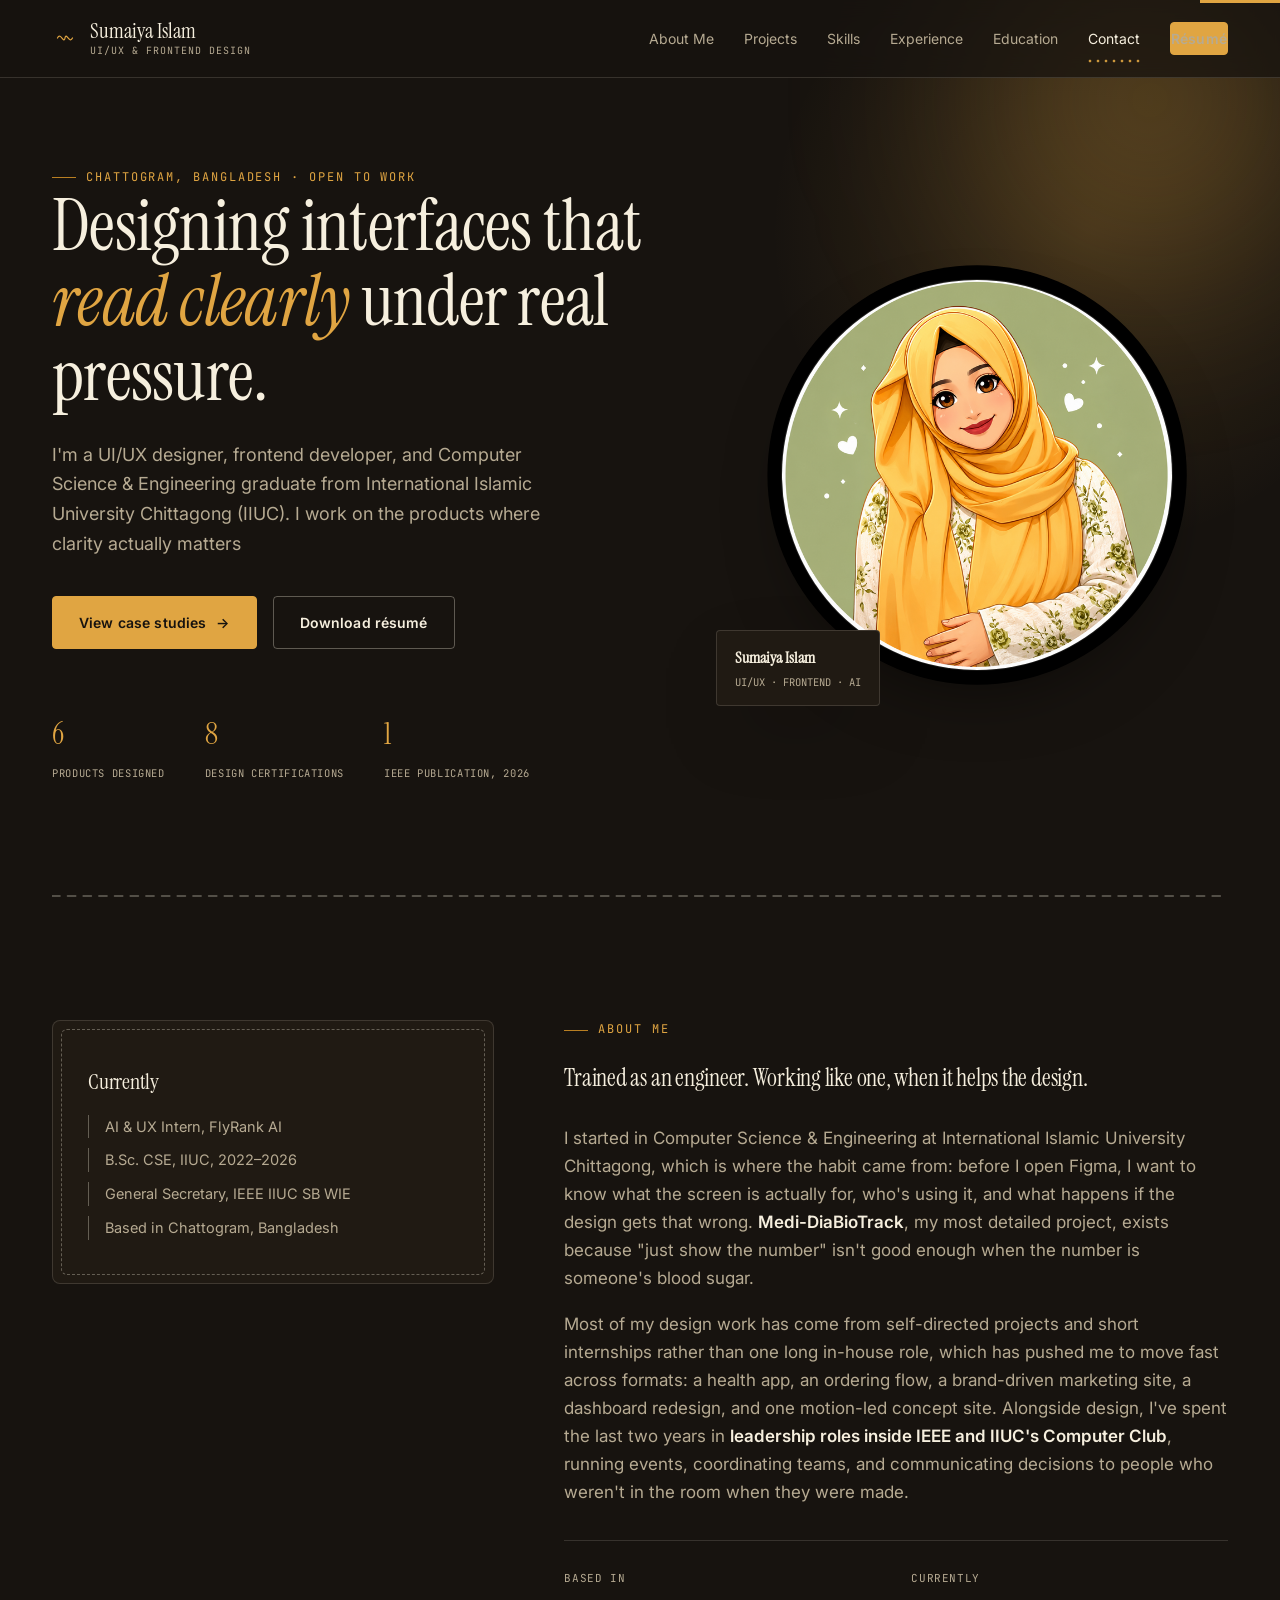
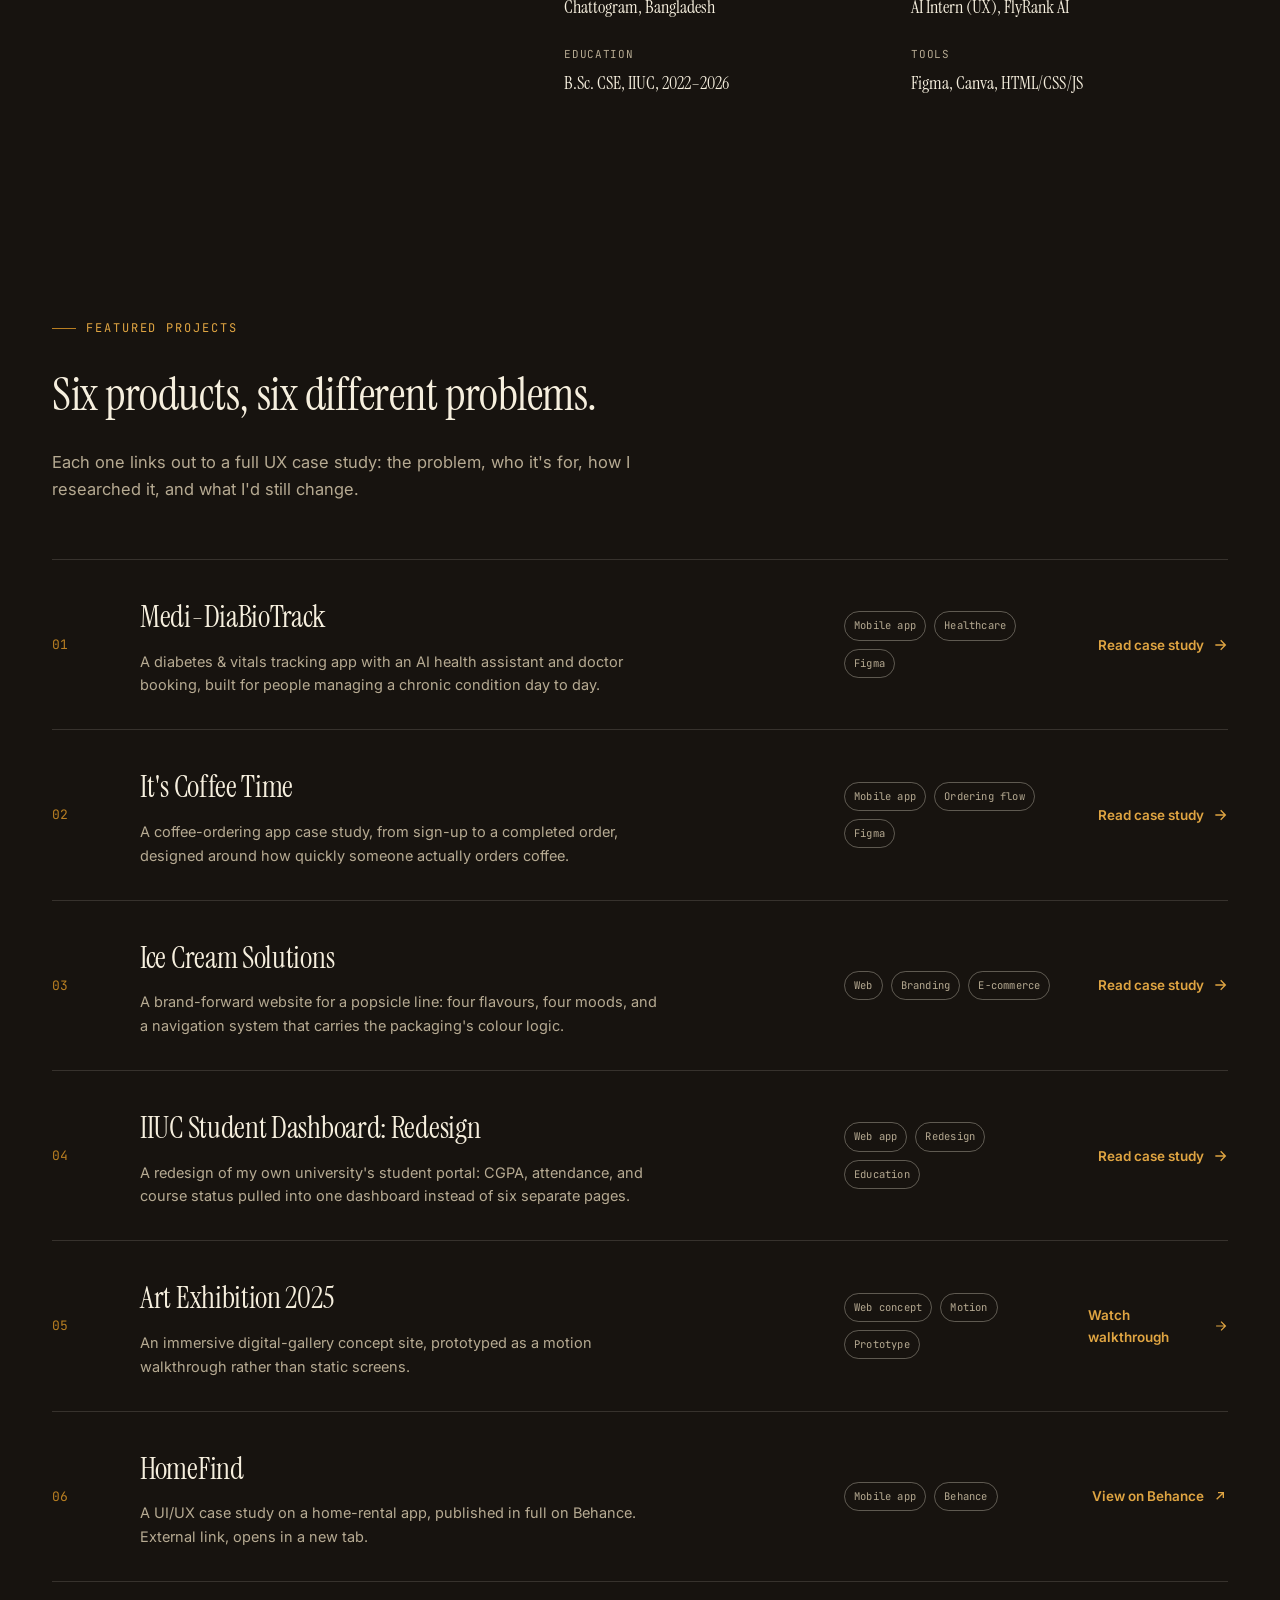
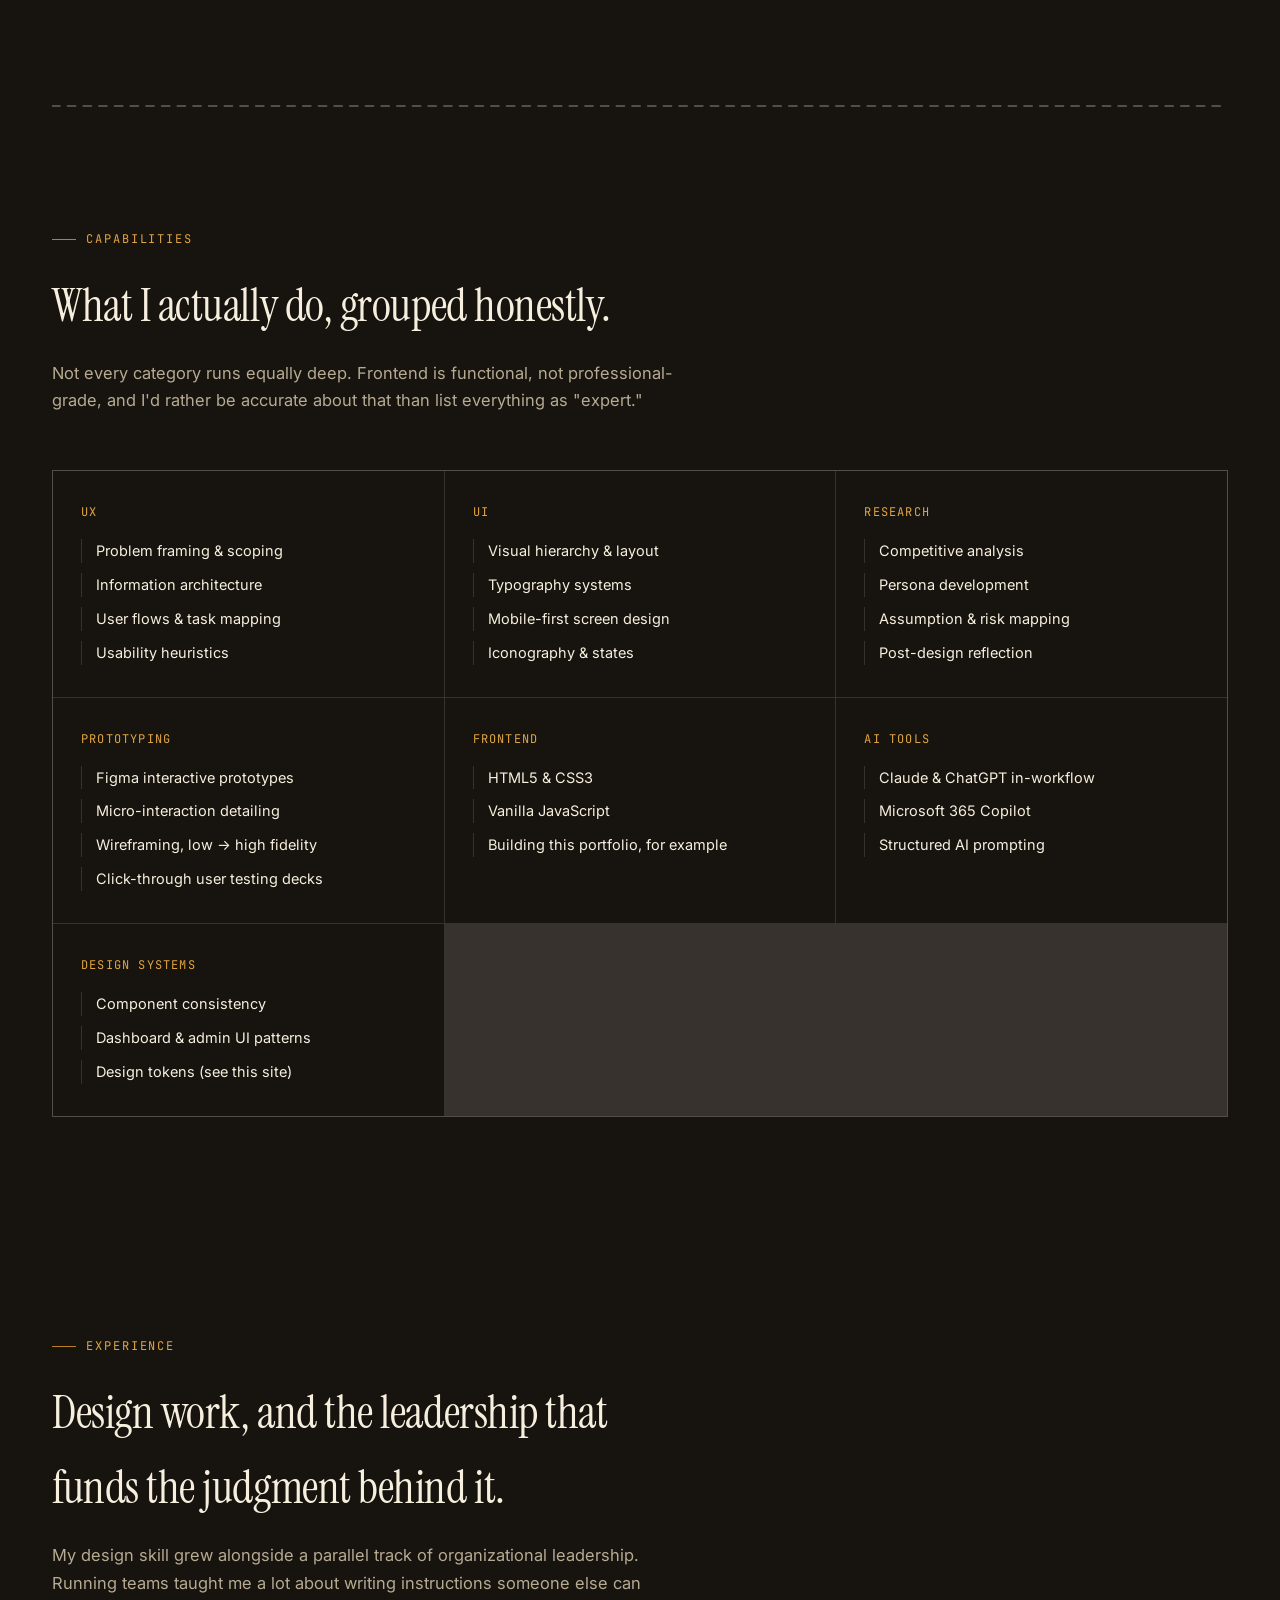
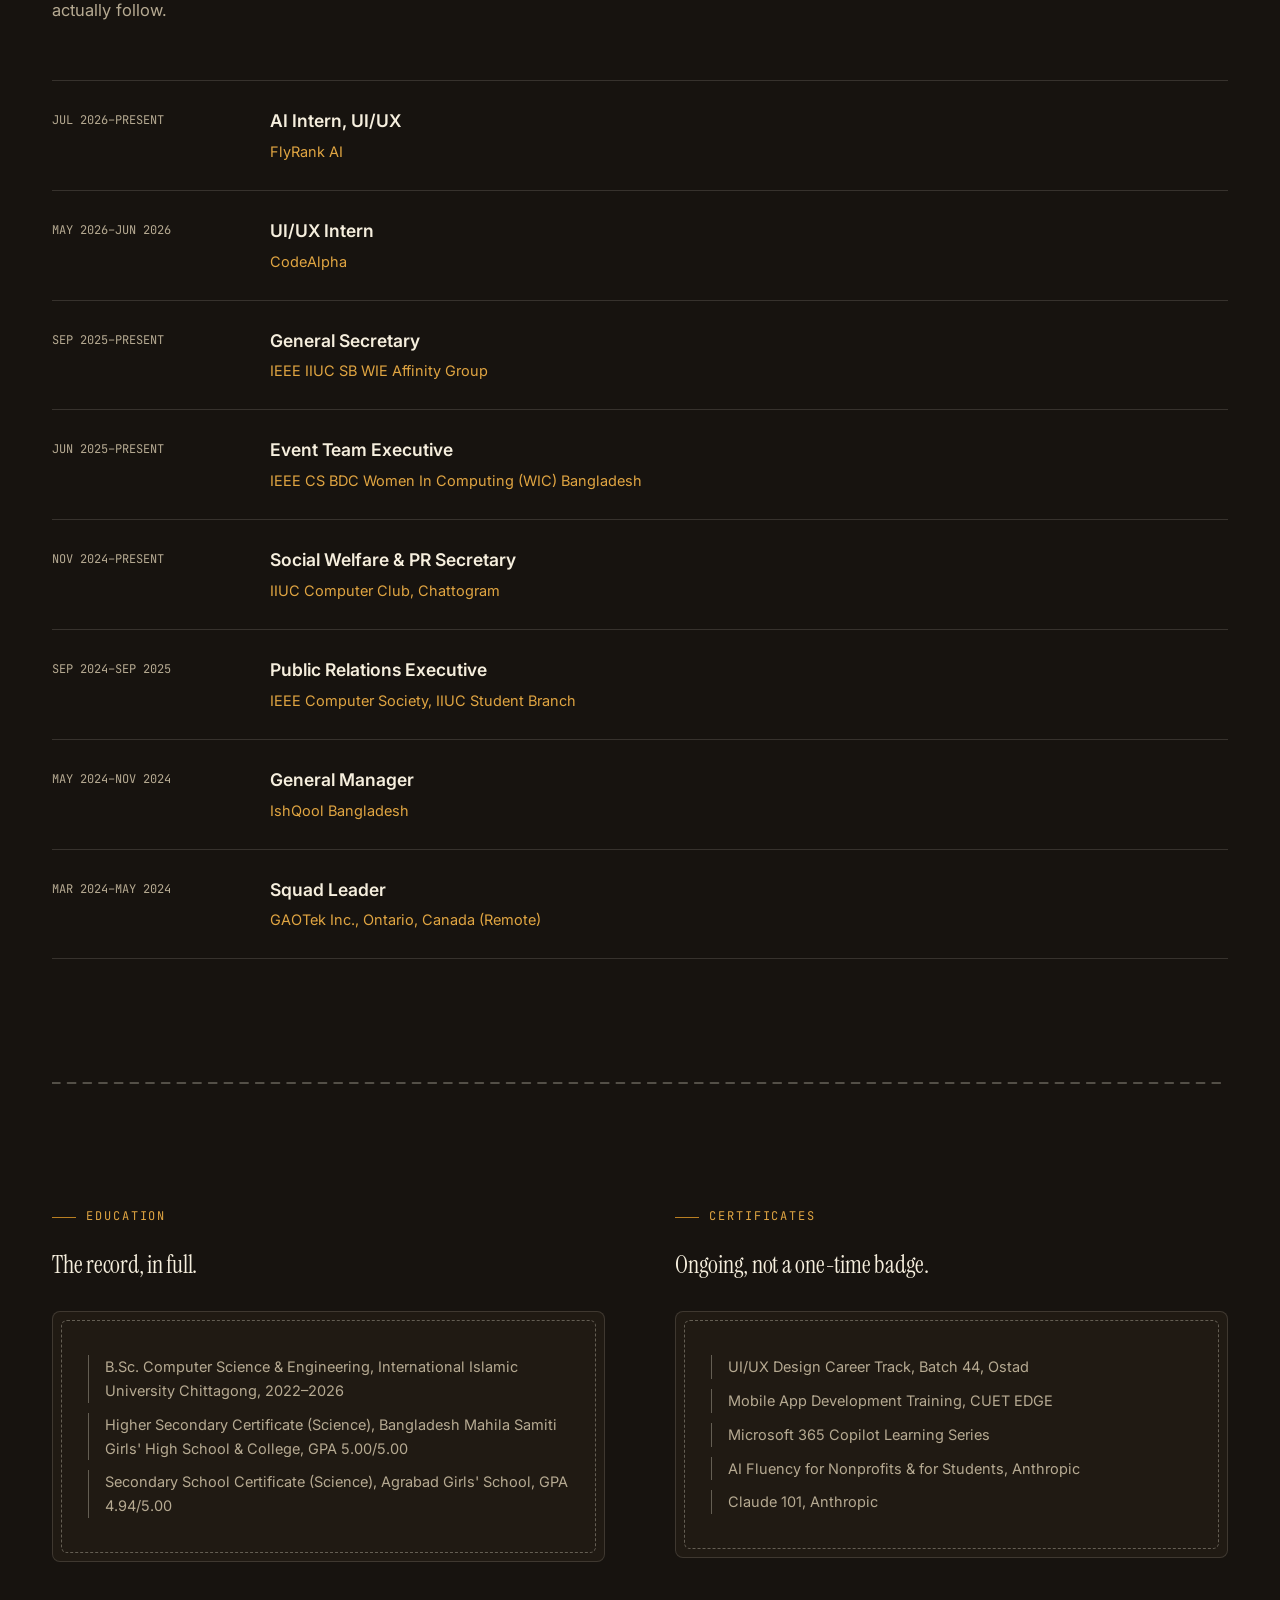
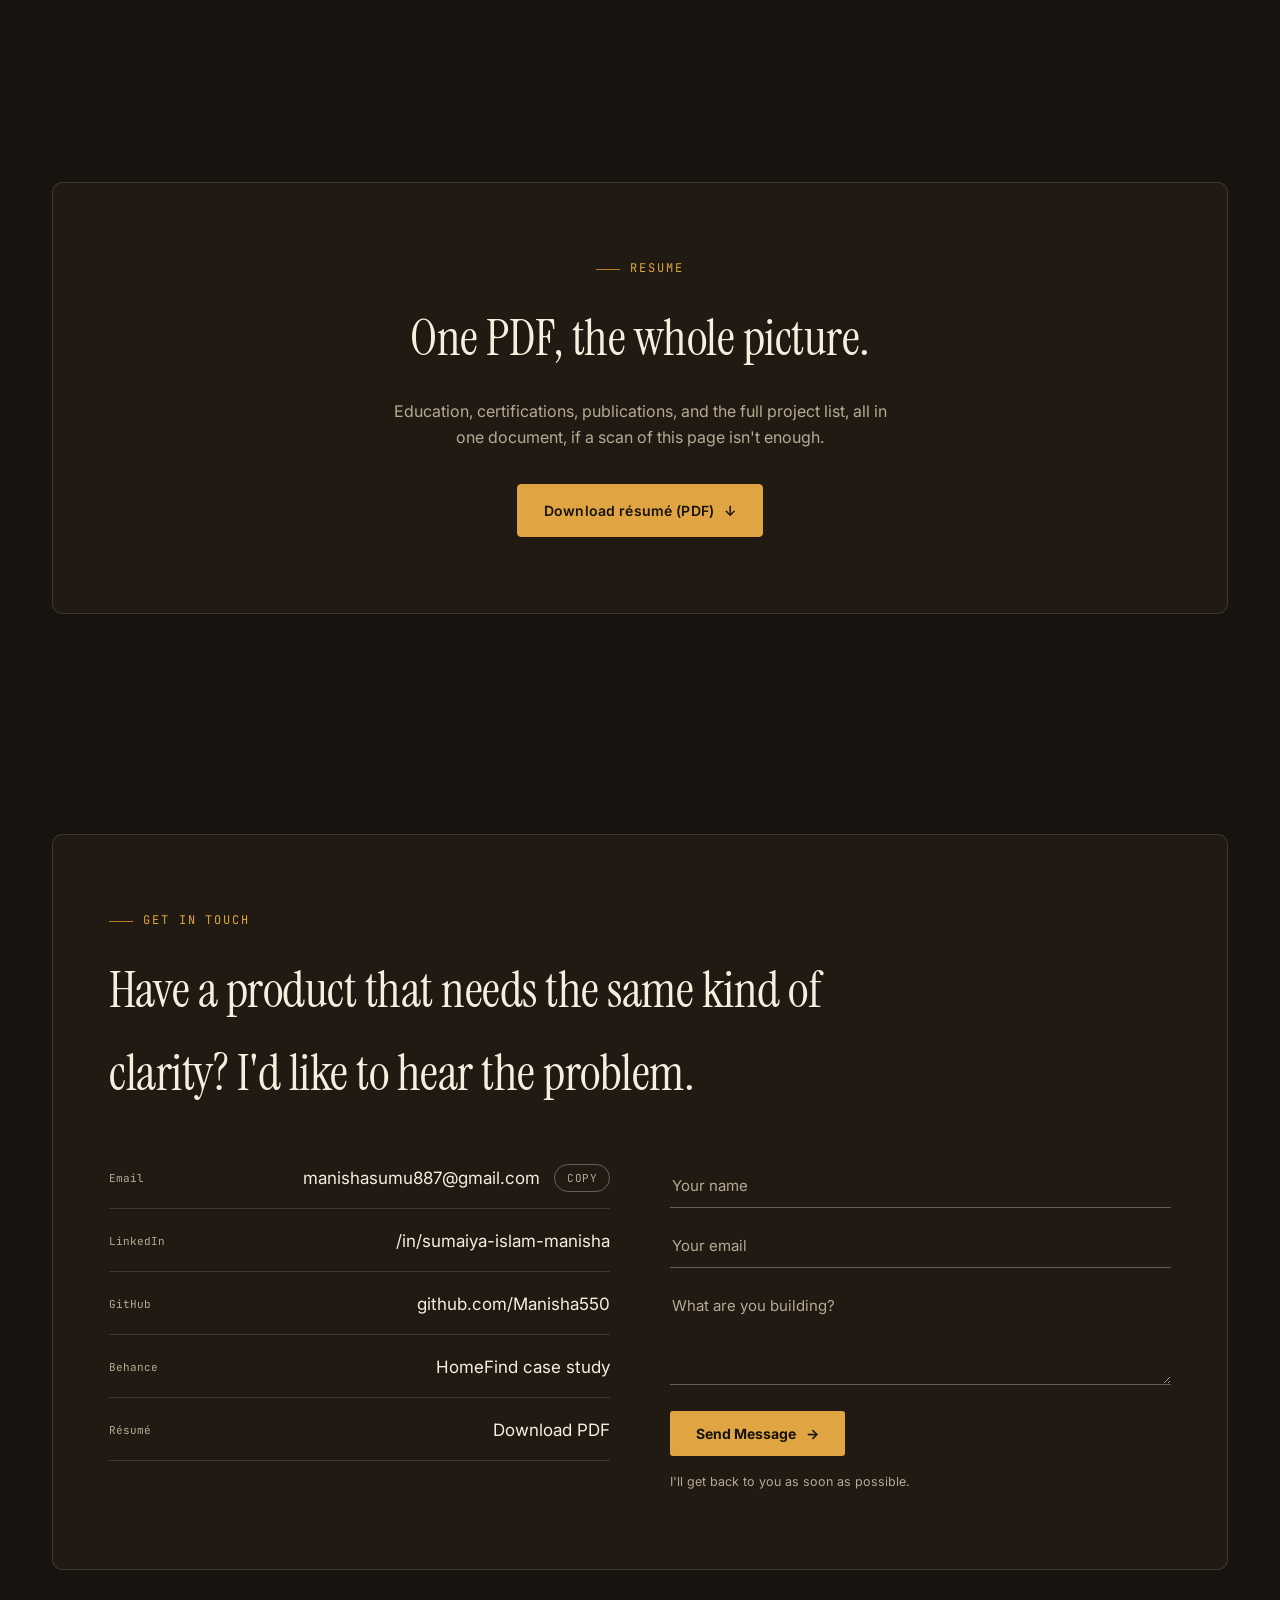
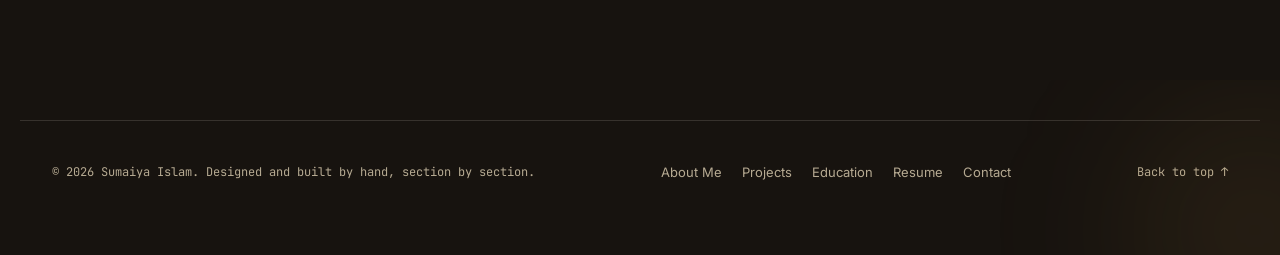
<file: index.html>
<!DOCTYPE html>
<html lang="en">
<!DOCTYPE html>
<html lang="en">
<head>

    <meta charset="UTF-8">
    <meta name="viewport" content="width=device-width, initial-scale=1.0">

    <title>Sumaiya Islam | UI/UX Designer & Frontend Developer</title>

    <meta name="description"
          content="Sumaiya Islam is a UI/UX designer, frontend developer, and AI enthusiast from Chattogram, Bangladesh.">

    <!-- FAVICON -->
    <link rel="icon" type="image/x-icon" href="/favicon.ico">

    <!-- SOCIAL SHARE PREVIEW -->
    <meta property="og:title"
          content="Sumaiya Islam | UI/UX Designer & Frontend Developer">

    <meta property="og:description"
          content="UI/UX design, frontend development, and product design case studies by Sumaiya Islam.">

    
         <meta property="og:image"
      content="https://sumanisha-portfolio.netlify.app/assets/preview.jpg">

    <meta property="og:url"
          content="https://sumanisha-portfolio.netlify.app/">

    <meta property="og:type"
          content="website">

    <meta property="og:site_name"
          content="Sumaiya Islam Portfolio">

    <!-- TWITTER / X -->
    <meta name="twitter:card" content="summary_large_image">
    <meta name="twitter:title"
          content="Sumaiya Islam | UI/UX Designer & Frontend Developer">
    <meta name="twitter:description"
          content="UI/UX design, frontend development, and product design case studies by Sumaiya Islam.">
    <meta name="twitter:image"
          content="https://sumanisha-portfolio.netlify.app/preview.jpg">

    <link rel="stylesheet" href="style.css">

</head>
<body>

<!-- ================================================================
     RUNNING-STITCH SCROLL PROGRESS
     A dashed thread that fills in as you scroll the page — the
     site's signature motif, echoing Nakshi-Kantha embroidery.
     ================================================================ -->
<div id="stitch-progress" aria-hidden="true" style="position:fixed;top:0;left:0;right:0;height:3px;z-index:999;pointer-events:none;">
  <svg viewBox="0 0 1200 6" preserveAspectRatio="none" style="width:100%;height:100%;">
    <path id="stitch-path" d="M0,3 L1200,3" stroke="#E0A542" stroke-width="3" stroke-dasharray="6 8" fill="none" vector-effect="non-scaling-stroke"/>
  </svg>
</div>

<!-- ================================================================
     NAVIGATION
     ================================================================ -->
<header class="site-nav">
  <div class="nav-inner">
    <a href="#top" class="brand">
      <svg class="brand-mark" viewBox="0 0 32 32" aria-hidden="true">
        <path d="M4,16 C9,6 14,26 16,16 C18,6 23,26 28,16" />
      </svg>
      <span class="brand-text">Sumaiya Islam<small>UI/UX &amp; FRONTEND DESIGN</small></span>
    </a>
    <nav class="links">
      <span class="nav-indicator" aria-hidden="true"></span>
      <a href="#about">About Me</a>
      <a href="#work">Projects</a>
      <a href="#skills">Skills</a>
      <a href="#experience">Experience</a>
      <a href="#education">Education</a>
      <a href="#contact">Contact</a>
      <a href="assets/resume/sumaiya-islam-cv.pdf" class="btn btn-magnetic" download>Résumé</a>
    </nav>
    <button class="menu-btn" aria-label="Open menu" aria-expanded="false"><span></span></button>
  </div>
</header>

<main id="top">

  <!-- ============================================================
       HERO
       Left: thesis statement. Right: the illustrated avatar inside
       an embroidery hoop — the page's signature moment.
       ============================================================ -->
  <section class="hero">
    <div class="hero-glow" aria-hidden="true"></div>
    <div class="wrap hero-grid">

      <div class="reveal in">
        <div class="eyebrow">CHATTOGRAM, BANGLADESH &middot; OPEN TO WORK</div>
        <h1>Designing interfaces that <em>read clearly</em> under real pressure.</h1>
        <p class="lede">I'm a UI/UX designer, frontend developer, and Computer Science &amp; Engineering graduate from International Islamic University Chittagong (IIUC). I work on the products where clarity actually matters</p>
        <div class="hero-cta">
          <a href="#work" class="btn btn-magnetic">View case studies <span class="btn-arrow">→</span></a>
          <a href="assets/resume/sumaiya-islam-cv.pdf" class="btn btn-ghost" download>Download résumé</a>
        </div>
        <div class="hero-meta">
          <div><strong data-count-to="6">0</strong><span>Products designed</span></div>
          <div><strong data-count-to="8">0</strong><span>Design certifications</span></div>
          <div><strong data-count-to="1">0</strong><span>IEEE publication, 2026</span></div>
        </div>
      </div>

      <!-- ---------- embroidery-hoop avatar ---------- -->
      <div class="reveal in hoop-wrap">
        <svg class="hoop-ring" viewBox="0 0 440 440" aria-hidden="true">
          <circle cx="220" cy="220" r="205"/>
        </svg>

        <div class="avatar-stage">
          <img class="avatar-photo" src="assets/images/avatar-illustration.png" alt="Illustrated portrait of Sumaiya, in a marigold hijab and a floral dress" loading="eager" fetchpriority="high">
        </div>

        <div class="hoop-tag">
          <strong>Sumaiya Islam</strong>
          <span>UI/UX · FRONTEND · AI</span>
        </div>
      </div>

    </div>
  </section>

  <svg class="stitch-divider stitch-draw wrap" viewBox="0 0 1200 28" preserveAspectRatio="none"><path d="M0,14 L1200,14"/></svg>

  <!-- ============================================================
       ABOUT
       ============================================================ -->
  <section id="about">
    <div class="wrap about-grid">

      <div class="reveal">
        <div class="thread-frame">
          <div class="thread-frame-inner">
            <h3>Currently</h3>
            <ul>
              <li>AI &amp; UX Intern, FlyRank AI</li>
              <li>B.Sc. CSE, IIUC, 2022–2026</li>
              <li>General Secretary, IEEE IIUC SB WIE</li>
              <li>Based in Chattogram, Bangladesh</li>
            </ul>
          </div>
        </div>
      </div>

      <div class="reveal about-copy">
        <div class="eyebrow">About Me</div>
        <h2 style="margin-top:18px; margin-bottom:26px;">Trained as an engineer. Working like one, when it helps the design.</h2>
        <p>I started in Computer Science &amp; Engineering at International Islamic University Chittagong, which is where the habit came from: before I open Figma, I want to know what the screen is actually for, who's using it, and what happens if the design gets that wrong. <strong>Medi-DiaBioTrack</strong>, my most detailed project, exists because "just show the number" isn't good enough when the number is someone's blood sugar.</p>
        <p>Most of my design work has come from self-directed projects and short internships rather than one long in-house role, which has pushed me to move fast across formats: a health app, an ordering flow, a brand-driven marketing site, a dashboard redesign, and one motion-led concept site. Alongside design, I've spent the last two years in <strong>leadership roles inside IEEE and IIUC's Computer Club</strong>, running events, coordinating teams, and communicating decisions to people who weren't in the room when they were made.</p>
        <div class="about-facts">
          <div><span>Based in</span><strong>Chattogram, Bangladesh</strong></div>
          <div><span>Currently</span><strong>AI Intern (UX), FlyRank AI</strong></div>
          <div><span>Education</span><strong>B.Sc. CSE, IIUC, 2022–2026</strong></div>
          <div><span>Tools</span><strong>Figma, Canva, HTML/CSS/JS</strong></div>
        </div>
      </div>

    </div>
  </section>

  <!-- ============================================================
       SELECTED WORK
       ============================================================ -->
  <section id="work">
    <div class="wrap">
      <div class="section-head reveal">
        <div class="eyebrow">Featured Projects</div>
        <h2>Six products, six different problems.</h2>
        <p>Each one links out to a full UX case study: the problem, who it's for, how I researched it, and what I'd still change.</p>
      </div>

      <div class="project-list">

        <div class="project-row reveal">
          <a class="row-link" href="projects/medi-diabiotrack.html" aria-label="Open Medi-DiaBioTrack case study"></a>
          <span class="idx mono">01</span>
          <div class="title-block">
            <h3>Medi-DiaBioTrack</h3>
            <p>A diabetes &amp; vitals tracking app with an AI health assistant and doctor booking, built for people managing a chronic condition day to day.</p>
          </div>
          <div class="tags"><span>Mobile app</span><span>Healthcare</span><span>Figma</span></div>
          <div class="go">Read case study <svg width="16" height="16" viewBox="0 0 24 24" fill="none" stroke="currentColor" stroke-width="2"><path d="M5 12h14M13 5l7 7-7 7"/></svg></div>
        </div>

        <div class="project-row reveal">
          <a class="row-link" href="projects/coffee-time.html" aria-label="Open It's Coffee Time case study"></a>
          <span class="idx mono">02</span>
          <div class="title-block">
            <h3>It's Coffee Time</h3>
            <p>A coffee-ordering app case study, from sign-up to a completed order, designed around how quickly someone actually orders coffee.</p>
          </div>
          <div class="tags"><span>Mobile app</span><span>Ordering flow</span><span>Figma</span></div>
          <div class="go">Read case study <svg width="16" height="16" viewBox="0 0 24 24" fill="none" stroke="currentColor" stroke-width="2"><path d="M5 12h14M13 5l7 7-7 7"/></svg></div>
        </div>

        <div class="project-row reveal">
          <a class="row-link" href="projects/icecream-solutions.html" aria-label="Open Ice Cream Solutions case study"></a>
          <span class="idx mono">03</span>
          <div class="title-block">
            <h3>Ice Cream Solutions</h3>
            <p>A brand-forward website for a popsicle line: four flavours, four moods, and a navigation system that carries the packaging's colour logic.</p>
          </div>
          <div class="tags"><span>Web</span><span>Branding</span><span>E-commerce</span></div>
          <div class="go">Read case study <svg width="16" height="16" viewBox="0 0 24 24" fill="none" stroke="currentColor" stroke-width="2"><path d="M5 12h14M13 5l7 7-7 7"/></svg></div>
        </div>

        <div class="project-row reveal">
          <a class="row-link" href="projects/student-dashboard.html" aria-label="Open IIUC Student Dashboard redesign case study"></a>
          <span class="idx mono">04</span>
          <div class="title-block">
            <h3>IIUC Student Dashboard: Redesign</h3>
            <p>A redesign of my own university's student portal: CGPA, attendance, and course status pulled into one dashboard instead of six separate pages.</p>
          </div>
          <div class="tags"><span>Web app</span><span>Redesign</span><span>Education</span></div>
          <div class="go">Read case study <svg width="16" height="16" viewBox="0 0 24 24" fill="none" stroke="currentColor" stroke-width="2"><path d="M5 12h14M13 5l7 7-7 7"/></svg></div>
        </div>

        <div class="project-row reveal">
          <a class="row-link" href="projects/art-exhibition.html" aria-label="Open Art Exhibition 2025 case study"></a>
          <span class="idx mono">05</span>
          <div class="title-block">
            <h3>Art Exhibition 2025</h3>
            <p>An immersive digital-gallery concept site, prototyped as a motion walkthrough rather than static screens.</p>
          </div>
          <div class="tags"><span>Web concept</span><span>Motion</span><span>Prototype</span></div>
          <div class="go">Watch walkthrough <svg width="16" height="16" viewBox="0 0 24 24" fill="none" stroke="currentColor" stroke-width="2"><path d="M5 12h14M13 5l7 7-7 7"/></svg></div>
        </div>

        <div class="project-row reveal">
          <a class="row-link" href="https://www.behance.net/gallery/236787007/HomeFind-UIUX-Case-Study-on-Home-Rental-App" target="_blank" rel="noopener" aria-label="Open HomeFind case study on Behance"></a>
          <span class="idx mono">06</span>
          <div class="title-block">
            <h3>HomeFind</h3>
            <p>A UI/UX case study on a home-rental app, published in full on Behance. External link, opens in a new tab.</p>
          </div>
          <div class="tags"><span>Mobile app</span><span>Behance</span></div>
          <div class="go">View on Behance <svg width="16" height="16" viewBox="0 0 24 24" fill="none" stroke="currentColor" stroke-width="2"><path d="M7 17L17 7M9 7h8v8"/></svg></div>
        </div>

      </div>
    </div>
  </section>

  <svg class="stitch-divider stitch-draw wrap" viewBox="0 0 1200 28" preserveAspectRatio="none"><path d="M0,14 L1200,14"/></svg>

  <!-- ============================================================
       SKILLS
       ============================================================ -->
  <section id="skills">
    <div class="wrap">
      <div class="section-head reveal">
        <div class="eyebrow">Capabilities</div>
        <h2>What I actually do, grouped honestly.</h2>
        <p>Not every category runs equally deep. Frontend is functional, not professional-grade, and I'd rather be accurate about that than list everything as "expert."</p>
      </div>
      <div class="skills-grid reveal">
        <div class="skill-card">
          <h4>UX</h4>
          <ul>
            <li>Problem framing &amp; scoping</li>
            <li>Information architecture</li>
            <li>User flows &amp; task mapping</li>
            <li>Usability heuristics</li>
          </ul>
        </div>
        <div class="skill-card">
          <h4>UI</h4>
          <ul>
            <li>Visual hierarchy &amp; layout</li>
            <li>Typography systems</li>
            <li>Mobile-first screen design</li>
            <li>Iconography &amp; states</li>
          </ul>
        </div>
        <div class="skill-card">
          <h4>Research</h4>
          <ul>
            <li>Competitive analysis</li>
            <li>Persona development</li>
            <li>Assumption &amp; risk mapping</li>
            <li>Post-design reflection</li>
          </ul>
        </div>
        <div class="skill-card">
          <h4>Prototyping</h4>
          <ul>
            <li>Figma interactive prototypes</li>
            <li>Micro-interaction detailing</li>
            <li>Wireframing, low → high fidelity</li>
            <li>Click-through user testing decks</li>
          </ul>
        </div>
        <div class="skill-card">
          <h4>Frontend</h4>
          <ul>
            <li>HTML5 &amp; CSS3</li>
            <li>Vanilla JavaScript</li>
            <li>Building this portfolio, for example</li>
          </ul>
        </div>
        <div class="skill-card">
          <h4>AI tools</h4>
          <ul>
            <li>Claude &amp; ChatGPT in-workflow</li>
            <li>Microsoft 365 Copilot</li>
            <li>Structured AI prompting</li>
          </ul>
        </div>
        <div class="skill-card">
          <h4>Design systems</h4>
          <ul>
            <li>Component consistency</li>
            <li>Dashboard &amp; admin UI patterns</li>
            <li>Design tokens (see this site)</li>
          </ul>
        </div>
      </div>
    </div>
  </section>

  <!-- ============================================================
       EXPERIENCE
       ============================================================ -->
  <section id="experience">
    <div class="wrap">
      <div class="section-head reveal">
        <div class="eyebrow">Experience</div>
        <h2>Design work, and the leadership that funds the judgment behind it.</h2>
        <p>My design skill grew alongside a parallel track of organizational leadership. Running teams taught me a lot about writing instructions someone else can actually follow.</p>
      </div>
      <div class="timeline reveal">
        <div class="tl-row"><div class="when mono">JUL 2026–PRESENT</div><div><div class="role">AI Intern, UI/UX</div><div class="org">FlyRank AI</div></div></div>
        <div class="tl-row"><div class="when mono">MAY 2026–JUN 2026</div><div><div class="role">UI/UX Intern</div><div class="org">CodeAlpha</div></div></div>
        <div class="tl-row"><div class="when mono">SEP 2025–PRESENT</div><div><div class="role">General Secretary</div><div class="org">IEEE IIUC SB WIE Affinity Group</div></div></div>
        <div class="tl-row"><div class="when mono">JUN 2025–PRESENT</div><div><div class="role">Event Team Executive</div><div class="org">IEEE CS BDC Women In Computing (WIC) Bangladesh</div></div></div>
        <div class="tl-row"><div class="when mono">NOV 2024–PRESENT</div><div><div class="role">Social Welfare &amp; PR Secretary</div><div class="org">IIUC Computer Club, Chattogram</div></div></div>
        <div class="tl-row"><div class="when mono">SEP 2024–SEP 2025</div><div><div class="role">Public Relations Executive</div><div class="org">IEEE Computer Society, IIUC Student Branch</div></div></div>
        <div class="tl-row"><div class="when mono">MAY 2024–NOV 2024</div><div><div class="role">General Manager</div><div class="org">IshQool Bangladesh</div></div></div>
        <div class="tl-row"><div class="when mono">MAR 2024–MAY 2024</div><div><div class="role">Squad Leader</div><div class="org">GAOTek Inc., Ontario, Canada (Remote)</div></div></div>
      </div>
    </div>
  </section>

  <svg class="stitch-divider stitch-draw wrap" viewBox="0 0 1200 28" preserveAspectRatio="none"><path d="M0,14 L1200,14"/></svg>

  <!-- ============================================================
       EDUCATION & CERTIFICATES
       ============================================================ -->
  <section id="education">
    <div class="wrap about-grid even">
      <div class="reveal">
        <div class="eyebrow">Education</div>
        <h2 style="margin-top:18px; margin-bottom:26px;">The record, in full.</h2>
        <div class="thread-frame">
          <div class="thread-frame-inner">
            <ul>
              <li>B.Sc. Computer Science &amp; Engineering, International Islamic University Chittagong, 2022–2026</li>
              <li>Higher Secondary Certificate (Science), Bangladesh Mahila Samiti Girls' High School &amp; College, GPA 5.00/5.00</li>
              <li>Secondary School Certificate (Science), Agrabad Girls' School, GPA 4.94/5.00</li>
            </ul>
          </div>
        </div>
      </div>
      <div class="reveal">
        <div class="eyebrow">Certificates</div>
        <h2 style="margin-top:18px; margin-bottom:26px;">Ongoing, not a one-time badge.</h2>
        <div class="thread-frame">
          <div class="thread-frame-inner">
            <ul>
              <li>UI/UX Design Career Track, Batch 44, Ostad</li>
              <li>Mobile App Development Training, CUET EDGE</li>
              <li>Microsoft 365 Copilot Learning Series</li>
              <li>AI Fluency for Nonprofits &amp; for Students, Anthropic</li>
              <li>Claude 101, Anthropic</li>
            </ul>
          </div>
        </div>
      </div>
    </div>
  </section>

  <!-- ============================================================
       RESUME
       ============================================================ -->
  <section id="resume">
    <div class="wrap">
      <div class="contact-shell reveal" style="text-align:center;">
        <div class="eyebrow" style="justify-content:center;">Resume</div>
        <h2 style="margin-top:18px; max-width:none;">One PDF, the whole picture.</h2>
        <p style="color:var(--muted); max-width:520px; margin:18px auto 0;">Education, certifications, publications, and the full project list, all in one document, if a scan of this page isn't enough.</p>
        <a href="assets/resume/sumaiya-islam-cv.pdf" class="btn btn-magnetic" download style="margin-top:34px;">Download résumé (PDF) <span class="btn-arrow">↓</span></a>
      </div>
    </div>
  </section>

  <!-- ============================================================
       CONTACT
       ============================================================ -->
  <section id="contact">
    <div class="wrap">
      <div class="contact-shell reveal">
        <div class="eyebrow">Get in touch</div>
        <h2>Have a product that needs the same kind of clarity? I'd like to hear the problem.</h2>
        <div class="contact-grid">
          <div class="contact-links">
            <div class="email-row">
              <a href="mailto:manishasumu887@gmail.com"><span>Email</span>manishasumu887@gmail.com</a>
              <button type="button" class="copy-email-btn" data-email="manishasumu887@gmail.com">Copy</button>
            </div>
            <a href="https://www.linkedin.com/in/sumaiya-islam-manisha-391bb2285/" target="_blank" rel="noopener"><span>LinkedIn</span>/in/sumaiya-islam-manisha</a>
            <a href="https://github.com/Manisha550" target="_blank" rel="noopener"><span>GitHub</span>github.com/Manisha550</a>
            <a href="https://www.behance.net/gallery/236787007/HomeFind-UIUX-Case-Study-on-Home-Rental-App" target="_blank" rel="noopener"><span>Behance</span>HomeFind case study</a>
            <a href="assets/resume/sumaiya-islam-cv.pdf" download><span>Résumé</span>Download PDF</a>
          </div>
          <form
  class="contact-form"
  action="https://api.web3forms.com/submit"
  method="POST"
>
  <input
    type="hidden"
    name="access_key"
    value="f4777b94-7ccf-4842-a0d0-48f29b0f644a"
  >

  <input
    type="text"
    name="name"
    placeholder="Your name"
    required
  >

  <input
    type="email"
    name="email"
    placeholder="Your email"
    required
  >

  <textarea
    name="message"
    rows="4"
    placeholder="What are you building?"
    required
  ></textarea>

  <button type="submit">
    Send Message <span class="btn-arrow">→</span>
  </button>

  <span class="form-note">
    I'll get back to you as soon as possible.
  </span>
</form>
           
        </div>
      </div>
    </div>
  </section>

</main>

<footer>
  <div class="wrap footer-inner">
    <p>© <span data-year></span> Sumaiya Islam. Designed and built by hand, section by section.</p>
    <div class="footer-links">
      <a href="#about">About Me</a>
      <a href="#work">Projects</a>
      <a href="#education">Education</a>
      <a href="#resume">Resume</a>
      <a href="#contact">Contact</a>
    </div>
    <a href="#top" class="to-top">Back to top ↑</a>
  </div>
</footer>

<script src="script.js"></script>
</body>
</html>
</file>
<file: style.css>
/* =========================================================
   SUMAIYA ISLAM — PORTFOLIO DESIGN SYSTEM
   ---------------------------------------------------------
   Palette pulled straight from her own wardrobe: the marigold
   hijab, the forest-green leaf print on the dress, a deep
   espresso ground instead of the usual "AI cream" background.

   Display face  : Instrument Serif  (editorial, used in italics)
   Body face     : Inter             (quiet workhorse)
   Utility face  : JetBrains Mono    (labels, tags, timestamps)

   SIGNATURE MOTIF — "the running stitch"
   A dashed thread (Nakshi-Kantha style embroidery, a Bangladeshi
   textile tradition) that stitches itself across section
   dividers as you scroll, and loops into a hoop that frames the
   hero illustration. It's the one thing this page is allowed to
   show off — everything else stays quiet around it.
   ========================================================= */

@import url('https://fonts.googleapis.com/css2?family=Instrument+Serif:ital@0;1&family=Inter:wght@400;500;600;700;800&family=JetBrains+Mono:wght@400;500&display=swap');

:root{
  /* ---- color tokens ---- */
  --ink:        #17130F;   /* base ground, warm near-black   */
  --ink-2:      #201A13;   /* panel / card ground             */
  --ink-3:      #2A2318;   /* raised panel / hover ground      */
  --paper:      #F6EFDE;   /* primary text on dark             */
  --muted:      #B6AA92;   /* secondary text                   */
  --line:       rgba(246,239,222,0.14);
  --line-strong:rgba(246,239,222,0.32);

  --marigold:      #E0A542; /* hijab                           */
  --marigold-deep: #B97F22;
  --forest:        #6E9270; /* leaf print                       */
  --forest-deep:   #3F5C42;
  --rose:          #C97485; /* lip / accent                     */

  --shadow: 0 30px 80px -30px rgba(0,0,0,0.65);
  --radius: 4px;
  --maxw: 1240px;
  --nav-h: 78px;
}

*,*::before,*::after{ box-sizing:border-box; }
html{ scroll-behavior:smooth; }
@media (prefers-reduced-motion: reduce){
  html{ scroll-behavior:auto; }
  *{ animation-duration:.001ms !important; animation-iteration-count:1 !important; transition-duration:.001ms !important; }
}

body{
  margin:0;
  background:var(--ink);
  color:var(--paper);
  font-family:'Inter',sans-serif;
  font-size:16px;
  line-height:1.65;
  -webkit-font-smoothing:antialiased;
  overflow-x:hidden;
}

::selection{ background:var(--marigold); color:var(--ink); }
img{ max-width:100%; display:block; }
a{ color:inherit; text-decoration:none; }
button{ font-family:inherit; cursor:pointer; }
svg{ display:block; }

.wrap{ max-width:var(--maxw); margin:0 auto; padding:0 32px; }
@media (max-width:640px){ .wrap{ padding:0 20px; } }

h1,h2,h3,h4{
  font-family:'Instrument Serif', serif;
  font-weight:400;
  letter-spacing:-0.01em;
  margin:0;
  color:var(--paper);
}
h1 em, h2 em, h3 em{ font-style:italic; color:var(--marigold); font-weight:400; }

.mono{ font-family:'JetBrains Mono', monospace; }

.eyebrow{
  font-family:'JetBrains Mono', monospace;
  font-size:12px;
  letter-spacing:.16em;
  text-transform:uppercase;
  color:var(--marigold);
  display:flex; align-items:center; gap:10px;
}
.eyebrow::before{ content:""; width:24px; height:1px; background:var(--marigold-deep); display:inline-block; }

/* ---------- running-stitch signature ---------- */
.stitch-divider{ width:100%; height:28px; margin:0 auto; opacity:.85; }
.stitch-divider path{
  stroke:var(--line-strong); stroke-width:2; fill:none;
  stroke-dasharray:1 10; stroke-linecap:round;
}
.stitch-draw path{
  stroke-dasharray:8 8;
  stroke-dashoffset:2000;
  transition:stroke-dashoffset 1.6s ease;
}
.stitch-draw.in path{ stroke-dashoffset:0; }

/* ---------- nav ---------- */
header.site-nav{
  position:fixed; top:0; left:0; right:0; z-index:900;
  height:var(--nav-h);
  display:flex; align-items:center;
  background:rgba(23,19,15,0.75);
  backdrop-filter:blur(12px);
  border-bottom:1px solid var(--line);
  transition:height .35s ease, background .35s ease, box-shadow .35s ease;
}
/* once you've scrolled past the hero, the bar tightens up and grounds
   itself with a shadow instead of just the hairline — a small cue that
   the page is listening, not just decoration */
header.site-nav.scrolled{
  height:calc(var(--nav-h) - 16px);
  background:rgba(23,19,15,0.92);
  box-shadow:0 20px 40px -30px rgba(0,0,0,0.8);
}
.nav-inner{
  width:100%; max-width:var(--maxw); margin:0 auto; padding:0 32px;
  display:flex; align-items:center; justify-content:space-between;
}
.brand{ display:flex; align-items:center; gap:12px; }
.brand-mark{ width:26px; height:20px; flex:none; overflow:visible; }
.brand-mark path{
  fill:none; stroke:var(--marigold); stroke-width:2; stroke-linecap:round;
  stroke-dasharray:56; stroke-dashoffset:56;
  animation:stitch-in 1.4s ease .3s forwards;
}
.brand:hover .brand-mark path{ animation:stitch-retrace 1.1s ease forwards; }
@keyframes stitch-in{ to{ stroke-dashoffset:0; } }
@keyframes stitch-retrace{ 0%{ stroke-dashoffset:0; } 50%{ stroke-dashoffset:-56; } 50.001%{ stroke-dashoffset:56; } 100%{ stroke-dashoffset:0; } }
.brand-text{
  font-family:'Instrument Serif', serif; font-size:21px;
  display:flex; flex-direction:column; line-height:1.05;
}
.brand-text small{
  font-family:'JetBrains Mono', monospace; font-weight:400;
  font-size:10px; letter-spacing:.1em; color:var(--muted); margin-top:4px;
}
nav.links{ display:flex; align-items:center; gap:30px; position:relative; }
nav.links a{ font-size:14px; color:var(--muted); position:relative; padding:4px 0; transition:color .2s ease; }
nav.links a:hover, nav.links a.active{ color:var(--paper); }
nav.links a:not(.btn)::after{
  content:""; position:absolute; left:0; bottom:-2px; height:1px; width:0;
  background:var(--marigold); transition:width .25s ease;
}
nav.links a:hover::after{ width:100%; }
/* the running-stitch indicator: a dashed thread that slides beneath
   whichever section is active, instead of a plain highlight bar —
   ties the nav back into the page's signature motif */
.nav-indicator{
  position:absolute; left:0; bottom:-9px; height:6px; width:0;
  pointer-events:none; opacity:0;
  background-image:radial-gradient(circle, var(--marigold) 1.5px, transparent 1.6px);
  background-size:8px 6px; background-repeat:repeat-x; background-position:center;
  transition:transform .45s cubic-bezier(.65,0,.35,1), width .45s cubic-bezier(.65,0,.35,1), opacity .3s ease;
}
.nav-indicator.on{ opacity:.9; }
@media (max-width:900px){ .nav-indicator{ display:none; } }

.menu-btn{
  display:none; width:40px; height:40px; border:1px solid var(--line-strong);
  background:transparent; border-radius:50%; align-items:center; justify-content:center;
}
.menu-btn span{ display:block; width:15px; height:1.4px; background:var(--paper); position:relative; }
.menu-btn span::before,.menu-btn span::after{ content:""; position:absolute; left:0; width:15px; height:1.4px; background:var(--paper); }
.menu-btn span::before{ top:-5px; }
.menu-btn span::after{ top:5px; }

@media (max-width:900px){
  nav.links{
    position:fixed; inset:var(--nav-h) 0 0 0; height:calc(100dvh - var(--nav-h));
    background:var(--ink); flex-direction:column; justify-content:flex-start;
    padding:40px 32px; gap:24px; transform:translateX(100%);
    transition:transform .4s ease; border-top:1px solid var(--line);
  }
  nav.links.open{ transform:translateX(0); }
  nav.links a{
    font-size:22px; font-family:'Instrument Serif',serif;
    opacity:0; transform:translateX(16px);
    transition:opacity .35s ease, transform .35s ease;
  }
  /* links step in one after another once the panel is open, instead of
     arriving all at once */
  nav.links.open a{ opacity:1; transform:none; }
  nav.links.open a:nth-child(2){ transition-delay:.06s; }
  nav.links.open a:nth-child(3){ transition-delay:.11s; }
  nav.links.open a:nth-child(4){ transition-delay:.16s; }
  nav.links.open a:nth-child(5){ transition-delay:.21s; }
  nav.links.open a:nth-child(6){ transition-delay:.26s; }
  nav.links.open a:nth-child(7){ transition-delay:.31s; }
  .menu-btn{ display:flex; z-index:2; }
  .menu-btn span{ transition:background .2s ease .1s; }
  .menu-btn.open span{ background:transparent; }
  .menu-btn span::before,.menu-btn span::after{ transition:transform .3s ease, top .2s ease; }
  .menu-btn.open span::before{ top:0; transform:rotate(45deg); }
  .menu-btn.open span::after{ top:0; transform:rotate(-45deg); }
}

/* ---------- buttons ---------- */
.btn{
  display:inline-flex; align-items:center; gap:10px;
  padding:14px 26px; border-radius:var(--radius);
  font-size:14px; font-weight:600; letter-spacing:.01em;
  border:1px solid var(--marigold); background:var(--marigold); color:var(--ink);
  transition:transform .25s ease, box-shadow .25s ease, background .25s ease;
}
.btn:hover{ transform:translateY(-2px); box-shadow:var(--shadow); background:#EAB35C; }
.btn-ghost{ background:transparent; color:var(--paper); border:1px solid var(--line-strong); }
.btn-ghost:hover{ border-color:var(--marigold); color:var(--marigold); background:transparent; }
.btn-arrow{ transition:transform .25s ease; }
.btn:hover .btn-arrow{ transform:translateX(4px); }

/* magnetic buttons: script.js nudges these toward the cursor while it's
   inside the button, then eases back to rest on mouseleave — CSS just
   needs to get out of the way of the transform and supply the easing */
.btn-magnetic{ transition:transform .3s cubic-bezier(.2,.9,.25,1), box-shadow .25s ease, background .25s ease; will-change:transform; }
.btn-magnetic:hover{ transform:var(--magnet-transform, translateY(-2px)); }

/* ---------- section shell ---------- */
section{ padding:110px 0; }
.section-head{ max-width:640px; margin-bottom:56px; }
.section-head h2{ font-size:clamp(30px,3.6vw,46px); margin-top:18px; }
.section-head p{ color:var(--muted); margin-top:16px; font-size:16.5px; }

/* ---------- hero ---------- */
.hero{ padding:calc(var(--nav-h) + 90px) 0 100px; position:relative; overflow:hidden; }
.hero-glow{
  position:absolute; top:-10%; right:-10%; width:640px; height:640px; border-radius:50%;
  background:radial-gradient(circle, rgba(224,165,66,0.16), transparent 70%);
  pointer-events:none;
  transition:transform .5s cubic-bezier(.2,.8,.2,1);
}
.hero-grid{ display:grid; grid-template-columns:1.05fr 0.95fr; gap:70px; align-items:center; position:relative; }
.hero h1{ font-size:clamp(42px, 5.6vw, 76px); line-height:1.05; }
.hero p.lede{ margin-top:26px; max-width:520px; font-size:18px; color:var(--muted); }
.hero-cta{ margin-top:38px; display:flex; gap:16px; flex-wrap:wrap; }
.hero-meta{ display:flex; gap:40px; margin-top:60px; flex-wrap:wrap; }
.hero-meta div{ display:flex; flex-direction:column; gap:6px; }
.hero-meta strong{ font-family:'Instrument Serif',serif; font-size:30px; font-weight:400; color:var(--marigold); }
.hero-meta span{ font-family:'JetBrains Mono',monospace; font-size:10.5px; color:var(--muted); letter-spacing:.06em; text-transform:uppercase; }

/* ---------- hero avatar / embroidery hoop ---------- */
.hoop-wrap{
  position:relative; display:flex; align-items:center; justify-content:center;
  transform-style:preserve-3d; perspective:900px;
  transform:rotateX(var(--tilt-x,0deg)) rotateY(var(--tilt-y,0deg));
  transition:transform .4s cubic-bezier(.2,.8,.2,1);
}
.hoop-ring{
  position:absolute; inset:0; width:100%; height:100%;
  animation:spin 90s linear infinite;
}
.hoop-ring path{ stroke:var(--line-strong); stroke-width:2; fill:none; stroke-dasharray:1 12; stroke-linecap:round; }
@keyframes spin{ to{ transform:rotate(360deg); } }

.avatar-stage{ width:min(420px, 84vw); position:relative; padding:6%; }
.avatar-photo{
  width:100%; aspect-ratio:1/1; border-radius:50%; object-fit:cover;
  animation:float 6s ease-in-out infinite;
  box-shadow:0 30px 70px -20px rgba(0,0,0,0.6), 0 0 0 1px var(--line);
}
@keyframes float{ 0%,100%{ transform:translateY(0); } 50%{ transform:translateY(-14px); } }

.hoop-tag{
  position:absolute; bottom:-6px; left:-10px; background:var(--ink-2);
  border:1px solid var(--line); padding:14px 18px; border-radius:var(--radius);
  box-shadow:var(--shadow); display:flex; flex-direction:column; gap:2px;
}
.hoop-tag strong{ font-family:'Instrument Serif',serif; font-size:16px; }
.hoop-tag span{ font-family:'JetBrains Mono',monospace; font-size:10.5px; color:var(--muted); }

@media (max-width:900px){
  .hero-grid{ grid-template-columns:1fr; gap:64px; }
  .hoop-wrap{ order:-1; }
}

/* ---------- about ---------- */
.about-grid{ display:grid; grid-template-columns:0.8fr 1.2fr; gap:70px; }
.about-grid.even{ grid-template-columns:1fr 1fr; }
.about-copy p{ font-size:17px; color:var(--muted); margin:0 0 18px; }
.about-copy p strong{ color:var(--paper); font-weight:600; }
.about-facts{
  margin-top:34px; display:grid; grid-template-columns:1fr 1fr; gap:22px 30px;
  border-top:1px solid var(--line); padding-top:28px;
}
.about-facts div span{ display:block; font-family:'JetBrains Mono',monospace; font-size:11px; color:var(--muted); letter-spacing:.06em; text-transform:uppercase; margin-bottom:6px; }
.about-facts div strong{ font-family:'Instrument Serif',serif; font-weight:400; font-size:18px; }

.thread-frame{
  border:1px solid var(--line); border-radius:8px; padding:8px;
  background:var(--ink-2);
}
.thread-frame-inner{ border:1px dashed var(--line-strong); border-radius:6px; padding:34px 26px; }
.thread-frame h3{ font-size:22px; margin-bottom:14px; }
.thread-frame ul{ list-style:none; margin:0; padding:0; display:flex; flex-direction:column; gap:10px; }
.thread-frame li{ font-size:14.5px; color:var(--muted); padding-left:16px; border-left:1px solid var(--line-strong); }

@media (max-width:900px){ .about-grid{ grid-template-columns:1fr; gap:44px; } }

/* ---------- project index ---------- */
.project-row{
  display:grid; grid-template-columns:64px 1fr 220px 140px; align-items:center;
  gap:24px; padding:32px 0; border-top:1px solid var(--line);
  position:relative; transition:padding-left .3s ease;
  overflow:hidden;
}
/* cursor-tracked spotlight: script.js sets --spot-x/--spot-y from the
   mousemove position; the glow only shows once .lit is toggled on, so
   it doesn't flash to a stale corner on the first hover */
.project-row::before{
  content:""; position:absolute; inset:0; z-index:0; pointer-events:none;
  opacity:0; transition:opacity .3s ease;
  background:radial-gradient(320px circle at var(--spot-x,50%) var(--spot-y,50%), rgba(224,165,66,0.08), transparent 70%);
}
.project-row.lit::before{ opacity:1; }
.project-row > *{ position:relative; z-index:1; }
.project-row:last-child{ border-bottom:1px solid var(--line); }
.project-row .idx{ font-family:'JetBrains Mono',monospace; color:var(--marigold-deep); font-size:13px; }
.project-row .title-block h3{ font-size:clamp(22px,2.4vw,30px); font-weight:400; }
.project-row .title-block p{ margin:8px 0 0; color:var(--muted); font-size:14.5px; max-width:520px; }
.project-row .tags{ display:flex; flex-wrap:wrap; gap:8px; }
.project-row .tags span{
  font-family:'JetBrains Mono',monospace; font-size:10.5px; color:var(--muted);
  border:1px solid var(--line-strong); padding:5px 9px; border-radius:20px; letter-spacing:.02em;
}
.project-row .go{ justify-self:end; display:flex; align-items:center; gap:8px; font-size:13.5px; font-weight:600; color:var(--marigold); }
.project-row .go svg{ transition:transform .25s ease; }
.project-row:hover{ background:linear-gradient(90deg, transparent, rgba(224,165,66,0.06)); padding-left:14px; }
.project-row:hover .go svg{ transform:translateX(5px); }
.project-row a.row-link{ position:absolute; inset:0; z-index:2; }

@media (max-width:900px){
  .project-row{ grid-template-columns:1fr; gap:14px; padding:26px 0; }
  .project-row .go{ justify-self:start; }
}

/* ---------- skills ---------- */
.skills-grid{ display:grid; grid-template-columns:repeat(3,1fr); gap:1px; background:var(--line); border:1px solid var(--line); }
.skill-card{ background:var(--ink); padding:32px 28px; }
.skill-card h4{ font-family:'JetBrains Mono',monospace; font-size:12px; letter-spacing:.1em; text-transform:uppercase; color:var(--marigold); margin-bottom:16px; }
.skill-card ul{ list-style:none; margin:0; padding:0; display:flex; flex-direction:column; gap:10px; }
.skill-card li{ font-size:14.5px; color:var(--paper); padding-left:14px; border-left:1px solid var(--line); }
@media (max-width:900px){ .skills-grid{ grid-template-columns:1fr 1fr; } }
@media (max-width:640px){ .skills-grid{ grid-template-columns:1fr; } }

/* ---------- experience timeline ---------- */
.timeline{ border-top:1px solid var(--line); }
.tl-row{ display:grid; grid-template-columns:190px 1fr; gap:28px; padding:26px 0; border-bottom:1px solid var(--line); }
.tl-row .when{ font-family:'JetBrains Mono',monospace; font-size:12px; color:var(--muted); padding-top:4px; }
.tl-row .role{ font-size:17.5px; font-weight:600; color:var(--paper); }
.tl-row .org{ color:var(--marigold); font-size:14.5px; margin-top:4px; }
@media (max-width:640px){ .tl-row{ grid-template-columns:1fr; gap:8px; } }

/* ---------- contact ---------- */
.contact-shell{
  background:var(--ink-2); border:1px solid var(--line); border-radius:10px; padding:76px 56px;
  position:relative; overflow:hidden;
}
.contact-shell h2{ font-size:clamp(30px,4.2vw,50px); margin-top:18px; max-width:720px; }
.contact-grid{ display:grid; grid-template-columns:1fr 1fr; gap:60px; margin-top:50px; }
.contact-links{ display:flex; flex-direction:column; gap:18px; }
.email-row{ display:flex; align-items:center; gap:14px; border-bottom:1px solid var(--line); padding-bottom:16px; }
.copy-email-btn{
  flex:none; background:transparent; border:1px solid var(--line-strong); color:var(--muted);
  font-family:'JetBrains Mono',monospace; font-size:11px; letter-spacing:.04em; text-transform:uppercase;
  padding:6px 12px; border-radius:20px; transition:border-color .2s ease, color .2s ease;
}
.copy-email-btn:hover{ border-color:var(--marigold); color:var(--marigold); }
.copy-email-btn.copied{ border-color:var(--forest); color:var(--forest); }
.contact-links a{
  display:flex; justify-content:space-between; align-items:center; border-bottom:1px solid var(--line);
  padding-bottom:16px; font-size:17px; transition:color .2s ease;
}
.contact-links a:hover{ color:var(--marigold); }
.contact-links a span{ font-family:'JetBrains Mono',monospace; font-size:11px; color:var(--muted); }
.email-row a{ flex:1; border-bottom:none; padding-bottom:0; }
.contact-form{ display:flex; flex-direction:column; gap:16px; }
.contact-form input, .contact-form textarea{
  background:transparent; border:none; border-bottom:1px solid var(--line-strong);
  color:var(--paper); font-family:'Inter',sans-serif; font-size:15px; padding:12px 2px; outline:none;
  transition:border-color .2s ease;
}
.contact-form input::placeholder, .contact-form textarea::placeholder{ color:var(--muted); }
.contact-form input:focus, .contact-form textarea:focus{ border-color:var(--marigold); }
.contact-form button{
  margin-top:10px; align-self:flex-start; background:var(--marigold); color:var(--ink);
  border:none; padding:14px 26px; border-radius:3px; font-weight:700; font-size:14px;
  display:flex; align-items:center; gap:10px; transition:transform .2s ease;
}
.contact-form button:hover{ transform:translateY(-2px); }
.form-note{ font-size:12.5px; color:var(--muted); }
@media (max-width:900px){ .contact-grid{ grid-template-columns:1fr; } .contact-shell{ padding:52px 26px; } }

/* ---------- footer ---------- */
footer{ padding:40px 0 60px; }
.footer-inner{ display:flex; justify-content:space-between; align-items:center; padding-top:30px; border-top:1px solid var(--line); flex-wrap:wrap; gap:14px; }
.footer-inner p{ font-family:'JetBrains Mono',monospace; font-size:12px; color:var(--muted); }
.footer-links{ display:flex; gap:20px; }
.footer-links a{ font-size:13px; color:var(--muted); transition:color .2s ease; }
.footer-links a:hover{ color:var(--marigold); }
.to-top{ display:flex; align-items:center; gap:8px; font-family:'JetBrains Mono',monospace; font-size:12px; color:var(--muted); }
.to-top:hover{ color:var(--marigold); }

/* ---------- reveal-on-scroll ---------- */
.reveal{ opacity:0; transform:translateY(24px); transition:opacity .7s ease, transform .7s ease; }
.reveal.in{ opacity:1; transform:none; }

/* ---------- focus visibility (accessibility floor) ---------- */
a:focus-visible, button:focus-visible, input:focus-visible, textarea:focus-visible{
  outline:2px solid var(--marigold); outline-offset:3px;
}
/* ===========================
   HERO RESPONSIVE
=========================== */

.hero-grid{
    display:grid;
    grid-template-columns:1.1fr 0.9fr;
    gap:60px;
    align-items:center;
}

.avatar-stage{
    width:100%;
    max-width:450px;
    margin:auto;
}

.avatar-photo{
    width:100%;
    height:auto;
    display:block;
    object-fit:contain;
}

/* Tablet */

@media (max-width:991px){

.hero-grid{
    grid-template-columns:1fr;
    text-align:center;
    gap:40px;
}

.hero-cta{
    justify-content:center;
    flex-wrap:wrap;
}

.hero-meta{
    justify-content:center;
}

.avatar-stage{
    max-width:360px;
}

}

/* Mobile */

@media (max-width:768px){

.hero{
    padding:90px 20px 50px;
}

.hero-grid{
    display:flex;
    flex-direction:column-reverse;
    gap:30px;
}

.hero h1{
    font-size:2.2rem;
    line-height:1.2;
}

.lede{
    font-size:16px;
}

.avatar-stage{
    max-width:260px;
}

.avatar-photo{
    width:100%;
    height:auto;
}

.hero-meta{
    display:grid;
    grid-template-columns:repeat(3,1fr);
    gap:12px;
    margin-top:25px;
}

.hero-meta strong{
    font-size:22px;
}

.hero-cta{
    display:flex;
    flex-direction:column;
    gap:15px;
}

.hero-cta .btn{
    width:100%;
}

}

/* Small Mobile */

@media (max-width:480px){

.avatar-stage{
    max-width:220px;
}

.hero h1{
    font-size:1.9rem;
}

.hero-meta{
    grid-template-columns:1fr;
}

}
.site-nav{
    position:fixed;
    top:0;
    width:100%;
    z-index:999;
    backdrop-filter:blur(16px);
    -webkit-backdrop-filter:blur(16px);
    background:rgba(15,15,15,.65);
    border-bottom:1px solid rgba(224,165,66,.15);
    transition:.35s;
}

.site-nav.scrolled{
    background:rgba(12,12,12,.85);
    box-shadow:0 10px 40px rgba(0,0,0,.45);
}
.hero{
    position:relative;
    overflow:hidden;
}

.hero::before{
    content:"";
    position:absolute;
    width:500px;
    height:500px;
    background:radial-gradient(circle,#E0A54255 0%,transparent 70%);
    top:-150px;
    right:-120px;
    filter:blur(80px);
    animation:floatGlow 8s ease-in-out infinite;
}

@keyframes floatGlow{

0%,100%{
transform:translateY(0);
}

50%{
transform:translateY(30px);
}

}
.btn{
    position:relative;
    overflow:hidden;
}

.btn::before{

content:"";
position:absolute;
top:0;
left:-130%;
width:120%;
height:100%;

background:
linear-gradient(
120deg,
transparent,
rgba(255,255,255,.35),
transparent);

transition:.8s;

}

.btn:hover::before{

left:130%;

}
.project-row{

transition:.4s;

}

.project-row:hover{

transform:translateY(-8px);

border-color:#E0A542;

box-shadow:
0 18px 40px rgba(224,165,66,.18);

}
.skill-card{

transition:.4s;

transform-style:preserve-3d;

}

.skill-card:hover{

transform:
translateY(-10px)
rotateX(5deg);

box-shadow:
0 20px 40px rgba(224,165,66,.18);

border-color:#E0A542;

}
img{

transition:.5s;

}

.project-row:hover img{

transform:scale(1.04);

}
::-webkit-scrollbar{

width:10px;

}

::-webkit-scrollbar-track{

background:#111;

}

::-webkit-scrollbar-thumb{

background:#E0A542;

border-radius:20px;

}

::-webkit-scrollbar-thumb:hover{

background:#f5c25f;

}
footer{

position:relative;

overflow:hidden;

}

footer::before{

content:"";

position:absolute;

width:350px;

height:350px;

background:
radial-gradient(circle,#E0A54222,transparent 70%);

right:-150px;

bottom:-150px;

filter:blur(70px);

}
.avatar-photo{

transition:.6s;

}

.avatar-photo:hover{

transform:scale(1.03);

filter:drop-shadow(0 20px 40px rgba(224,165,66,.3));

}
html{

scroll-behavior:smooth;

}
.hoop-ring{

animation:rotateRing 20s linear infinite;

transform-origin:center;

}

@keyframes rotateRing{

from{
transform:rotate(0deg);
}

to{
transform:rotate(360deg);
}

}
</file>
